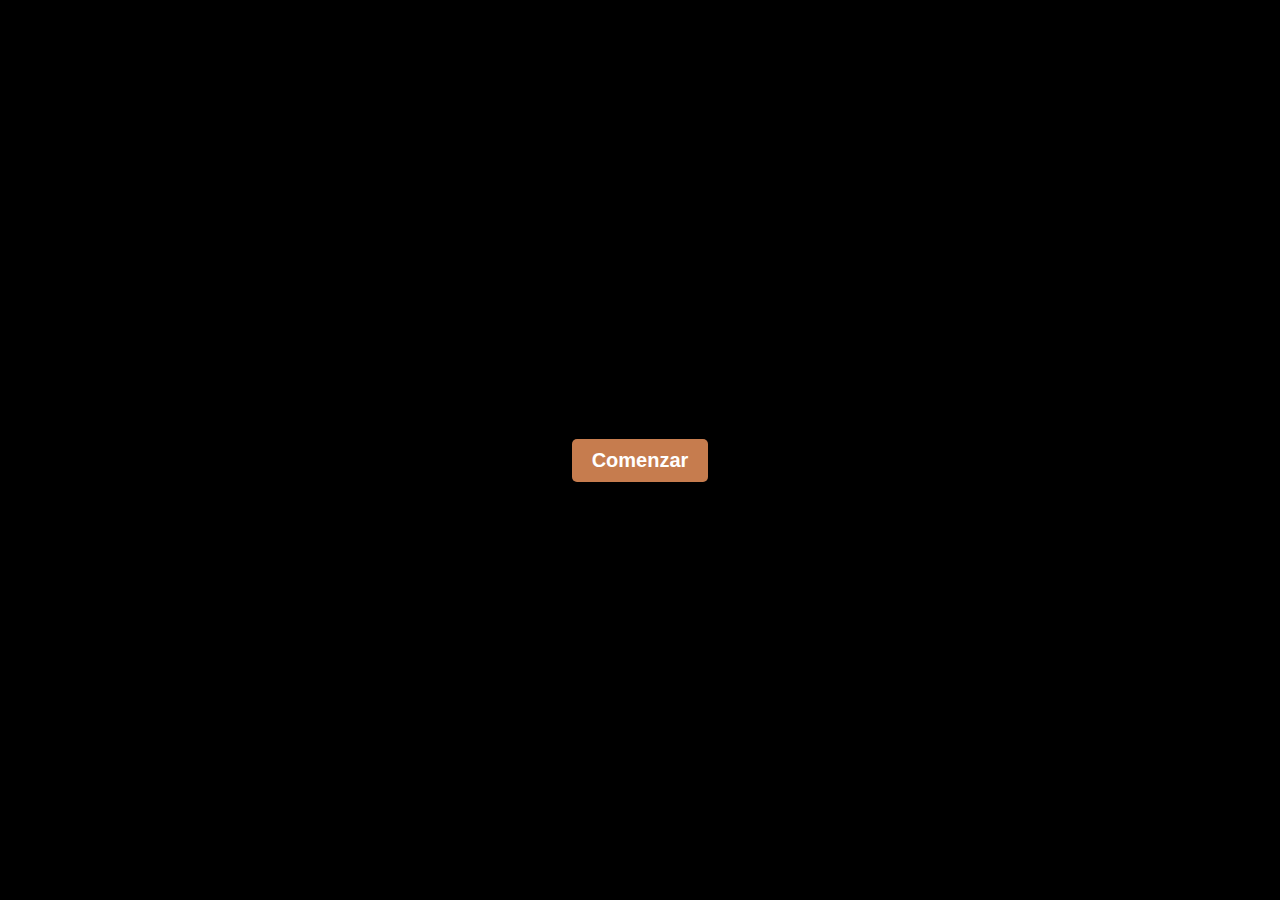
<file: index.html>
<!DOCTYPE html>
<html lang="es">
<head>
    <meta charset="UTF-8">
    <meta name="viewport" content="width=device-width, initial-scale=1.0">
    <title>Página de Inicio</title>
    <link rel="stylesheet" href="src/css/styles.css">
</head>
<body>
    <a href="src/views/onboarding.html">Comenzar</a>
</body>
</html>
</file>
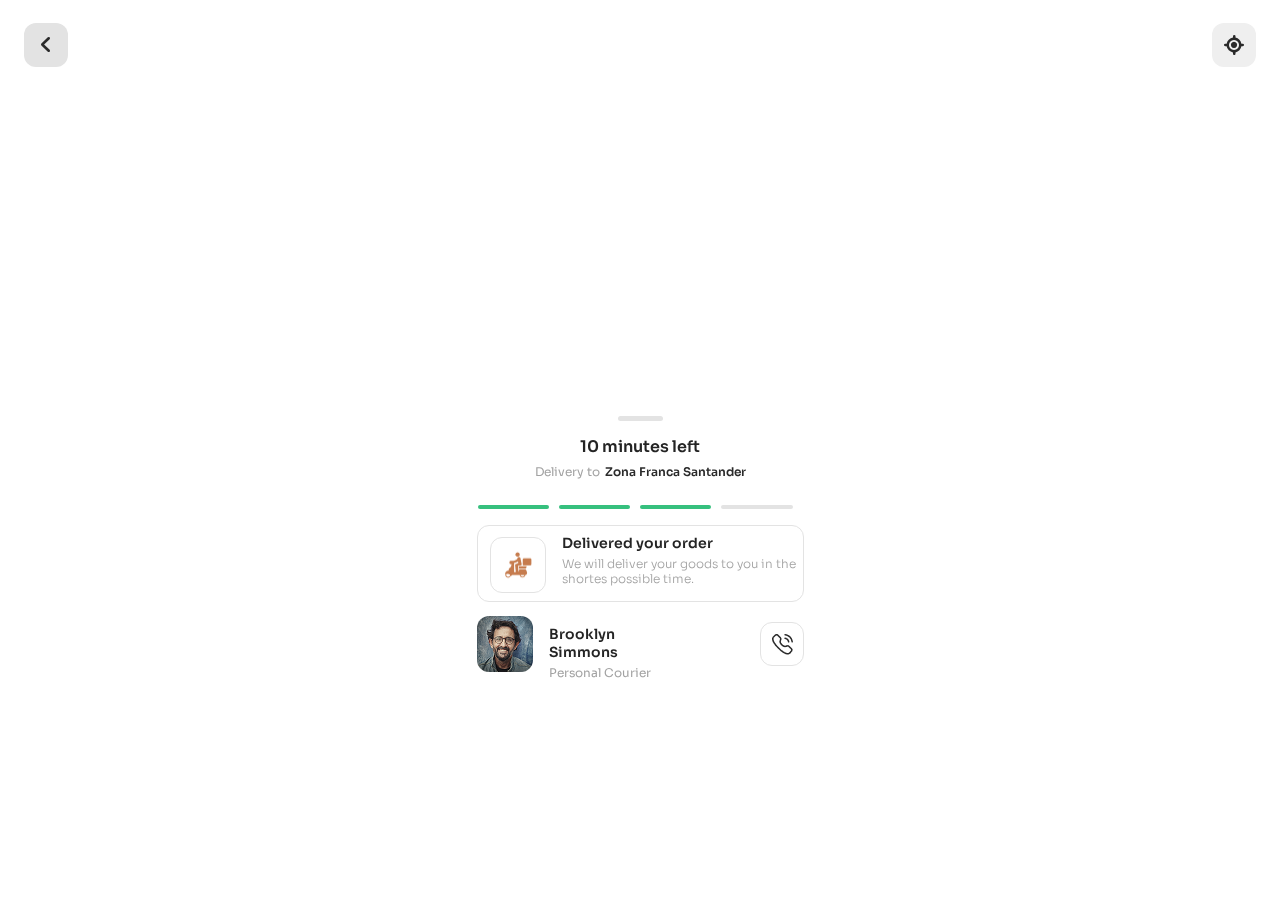
<file: src/views/delivery.html>
<!DOCTYPE html>
<html lang="en">
<head>
    <meta charset="UTF-8">
    <meta name="viewport" content="width=device-width, initial-scale=1.0">
    <title>Delivery|Coffee Shop</title>
    <link rel="stylesheet" href="../css/delivery.css">
    <link rel="stylesheet" href="https://cdnjs.cloudflare.com/ajax/libs/font-awesome/6.7.2/css/all.min.css" integrity="sha512-Evv84Mr4kqVGRNSgIGL/F/aIDqQb7xQ2vcrdIwxfjThSH8CSR7PBEakCr51Ck+w+/U6swU2Im1vVX0SVk9ABhg==" crossorigin="anonymous" referrerpolicy="no-referrer" />
</head>
<body>
    <header>
        <div class="settings">
            <a href="Order.html" class="arrow"><i class="fa-solid fa-angle-left"></i></a>
            <button class="configuration"><i class="fa-solid fa-location-crosshairs"></i></button>
        </div>
    </header>
    <main>
        <iframe src="https://www.google.com/maps/embed?pb=!1m18!1m12!1m3!1d1230.4986305037835!2d-73.1265238330243!3d7.061105734601302!2m3!1f0!2f0!3f0!3m2!1i1024!2i768!4f13.1!3m3!1m2!1s0x8e683f18ef59f9a1%3A0xffbf118f3e8f20c!2sZona%20Franca%20Santander!5e0!3m2!1ses-419!2sco!4v1740592399548!5m2!1ses-419!2sco" width="800" height="600" style="border:0;" allowfullscreen="" loading="lazy" referrerpolicy="no-referrer-when-downgrade"></iframe>   

    </main>
    <footer>
        <button class="line"></button>
        <p class="minutes">10 minutes left</p>
        <div class="usuary">
            <p class="delivery">Delivery to</p>
            <p class="client">Zona Franca Santander</p>
        </div>    
        <div class="lines">
            <p class="green"></p>
            <p class="green"></p>
            <p class="green"></p>
            <p class="grey"></p>
        </div>
        <div class="order">
            <div class="order-box">
                <div class="motorbike">
                    <img src="../stora/img/motorbike.png" alt="">
                </div>
                <div class="delivered">
                    <p class="delivered-order">Delivered your order</p>
                    <p class="information">We will deliver your goods to you in
                        the shortes possible time.</p>
                </div>
            </div>
        </div>
        <div class="domiciliary">
            <div class="domiciliary-box">
                <div class="box">
                <img src="../stora/img/men.png" alt="">
                <div class="box-text">
                    <p class="name">Brooklyn Simmons</p>
                    <p class="work">Personal Courier</p>
                </div>
                </div>
            <button class="phone"><img src="../stora/img/phone.png" alt=""></button>   
            </div>
        </div>
    </footer>
</body>
</file>
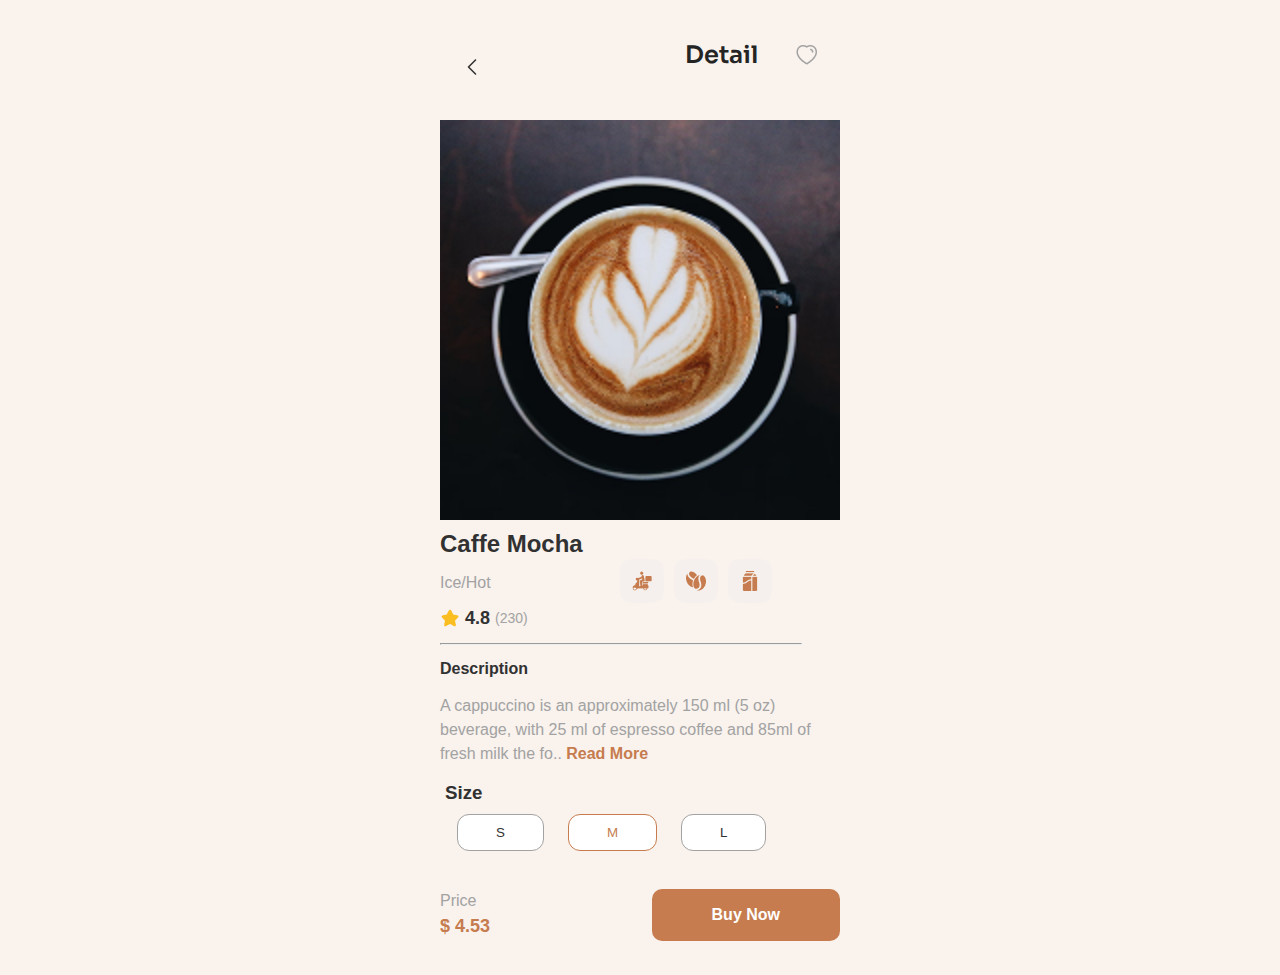
<file: src/views/detail-item.html>
<!DOCTYPE html>
<html lang="en">
<head>
    <meta charset="UTF-8">
    <meta name="viewport" content="width=device-width, initial-scale=1.0">
    <title>coffe shop mobile</title>
    <link rel="stylesheet" href="../css/detail-item.css">
</head>
<body>
    <div class="container">
        <header>
            <a href="home.html" class="btn-edit">
                <img src="../stora/img/Icon (1).png" alt="Back" class="back-icon">
            </a>
            
            <h2>Detail</h2>
            <img src="../stora/img/Heart.png" alt="Favorite" class="heart-icon">
        </header>
        <div class="image_container">
            <img src="../stora/img/2.png" alt="Caffe Mocha">
        </div>
        <div class="content">
                <h1>Caffe Mocha</h1>
                <p class="subtitle">Ice/Hot</p>
                <div class="rating">
                    <img src="../stora/img/Rating.png" alt="Star Rating" class="star-icon">
                    <span class="rating-value">4.8</span>
                    <span class="reviews">(230)</span>
                </div>
                <div class="icons">
                    <img src="../stora/img/Fast Delivery.png" alt="Fast Delivery" class="icon-item1"><br>
                    <img src="../stora/img/Quality Bean.png" alt="Extra Milk" class="icon-item2"><br>
                    <img src="../stora/img/Extra Milk.png" alt="Quality Bean" class="icon-item3">
                </div>
                <hr class="linea">
                <p class="description_title">Description</p>
                <p class="description_text">
                    A cappuccino is an approximately 150 ml (5 oz) beverage, with 25 ml of espresso coffee and 
                    85ml of fresh milk the fo.. <a class="Read_More" href="#">Read More</a>
                </p>
                <div class="size">
                    <h3>Size</h3>
                    <div class="size-options">
                        <button class="size-btn">S</button>
                        <button class="size-btn active">M</button>
                        <button class="size-btn">L</button>
                    </div>
                </div>
                <div class="footer">
                    <div class="price_container">
                        <p class="price_label">Price</p>
                        <p class="price_value">$ 4.53</p>
                    </div>
                    <a href="Order.html" class="buy_btn">Buy Now</a>
                </div>
        </div>
    </div>
</body>
</html>
</file>
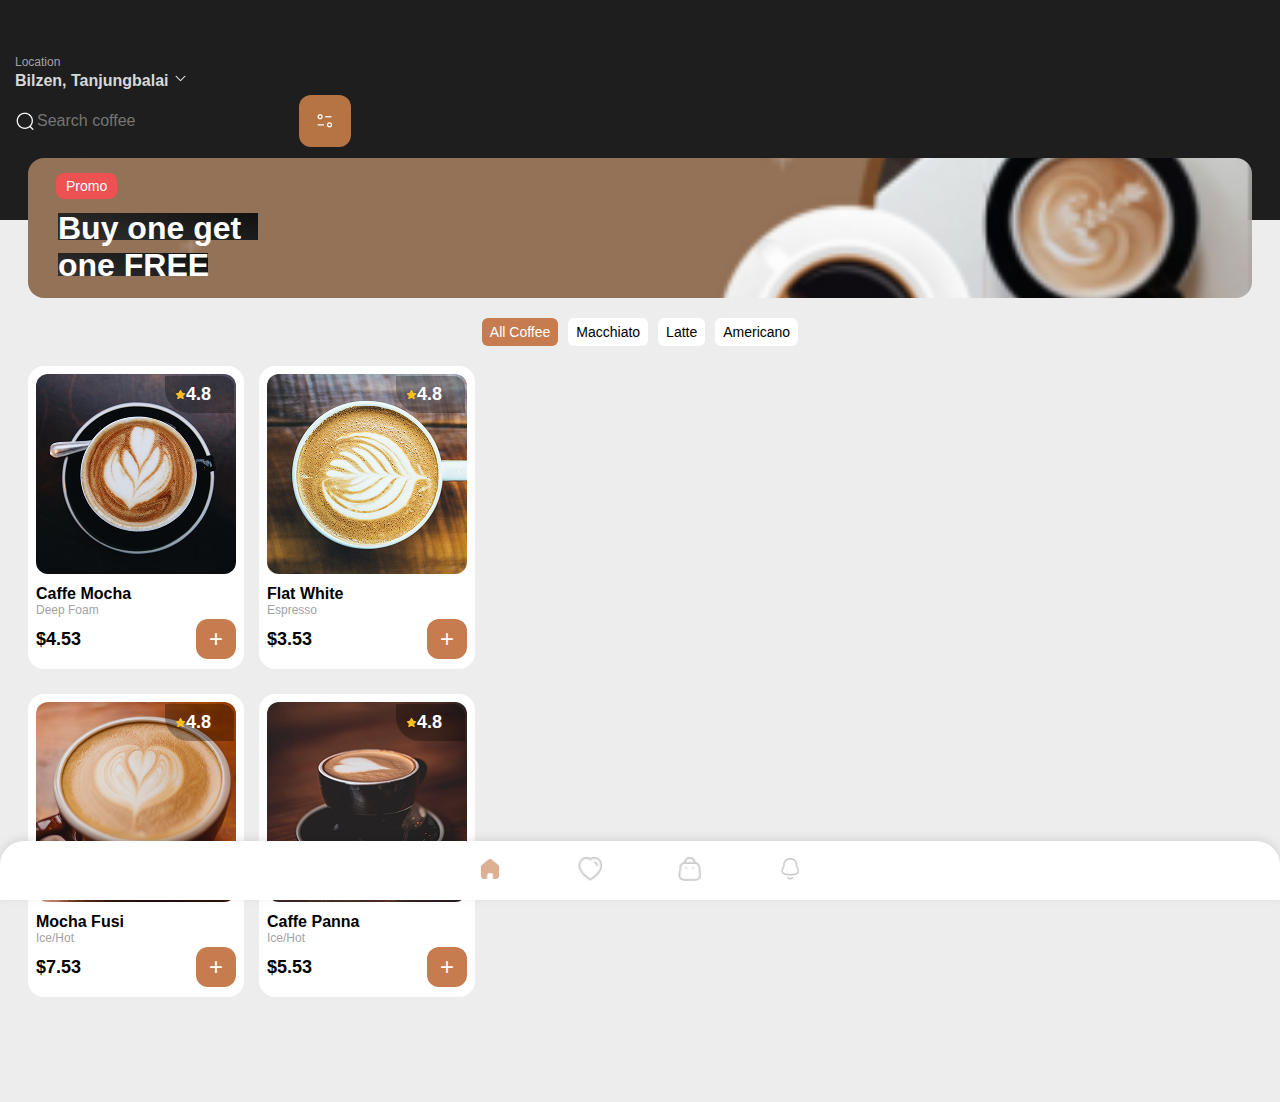
<file: src/views/home.html>
<!DOCTYPE html>
<html lang="en">
<head>
    <meta charset="UTF-8">
    <meta name="viewport" content="width=device-width, initial-scale=1.0">
    <title>Coffee App</title>
    <link rel="stylesheet" href="../css/home.css">
</head>
<body>
        <header class="contenedoor">
            <div class="header">
                <div class="location">
                    <p>Location</p>
                    <h2>Bilzen, Tanjungbalai <img src="../stora/img/Icon (1).png" alt="pestaña" id="pestaña"></h2>
                </div>
                <div class="search-container">
                    <div class="search-box">
                        <img src="../stora/img/Search.png" alt="Search">
                        <input type="text" placeholder="Search coffee">
                    </div>
                    <button class="filter-btn">
                        <img src="../stora/img/Group 10.png" alt="Filter">
                      </button>
                </div>
        </header>    
            <section class="promo">
                <span class="promo-badge">Promo</span> <img class="Line1" src="../stora/img/Line.png" alt="Line1"><img class="Line2" src="../stora/img/Line (1).png" alt="Line2">
                <div class="promo-content">
                    <h3 id="buy_promo">
                        Buy one get <br>
                        one FREE
                        <div class="Lines">
                    </h3>       
                </div>
            </section>

    <nav class="categories">
        <button class="active">All Coffee</button>
        <button>Macchiato</button>
        <button>Latte</button>
        <button>Americano</button>
    </nav>

    <section class="coffee-list">
        <div class="coffee-card">
            <a href="detail-item.html"><img src="../stora/img/2.png" alt="Caffe Mocha"></a>
            <div class="coffee-info">
                <h4>Caffe Mocha</h4>
                <p>Deep Foam</p>
                <div class="price">
                    <span>$4.53</span>
                    <button>+</button>
                    <div class="rating">
                        <span class="star"><img src="../stora/img/Rating.png" alt=""></span>
                        <span class="score">4.8</span>
                    </div>
                </div>
            </div>
        </div>
        <div class="coffee-card">
            <img src="../stora/img/3.png" alt="Flat White">
            <div class="coffee-info">
                <h4>Flat White</h4>
                <p>Espresso</p>
                <div class="price">
                    <span>$3.53</span>
                    <button>+</button>
                    <div class="rating">
                        <span class="star"><img src="../stora/img/Rating.png" alt=""></span>
                        <span class="score">4.8</span>
                    </div>
                </div>
            </div>
        </div>
    </section>
    <section class="coffee-list2">
        <div class="coffee-card">
            <img src="../stora/img/5.png" alt="Caffe Mocha">
            <div class="coffee-info">
                <h4>Mocha Fusi</h4>
                <p>Ice/Hot</p>
                <div class="price">
                    <span>$7.53</span>
                    <button>+</button>
                    <div class="rating">
                        <span class="star"><img src="../stora/img/Rating.png" alt=""></span>
                        <span class="score">4.8</span>
                    </div>
                </div>
            </div>
        </div>
        <div class="coffee-card">
            <img src="../stora/img/4.png" alt="Flat White">
            <div class="coffee-info">
                <h4>Caffe Panna</h4>
                <p>Ice/Hot</p>
                <div class="price">
                    <span>$5.53</span>
                    <button>+</button>
                    <div class="rating">
                        <span class="star"><img src="../stora/img/Rating.png" alt=""></span>
                        <span class="score">4.8</span>
                    </div>
                </div>
            </div>
        </div>
    </section>

    <footer>
        <nav>
            <button><img src="../stora/img/Home.png" alt=""></button>
            <button><img src="../stora/img/Heart.png" alt=""></button>
            <button><img src="../stora/img/Bag.png" alt=""></button>
            <button><img src="../stora/img/Icon.png" alt=""></button>
        </nav>
    </footer>
</body>
</html>
</file>
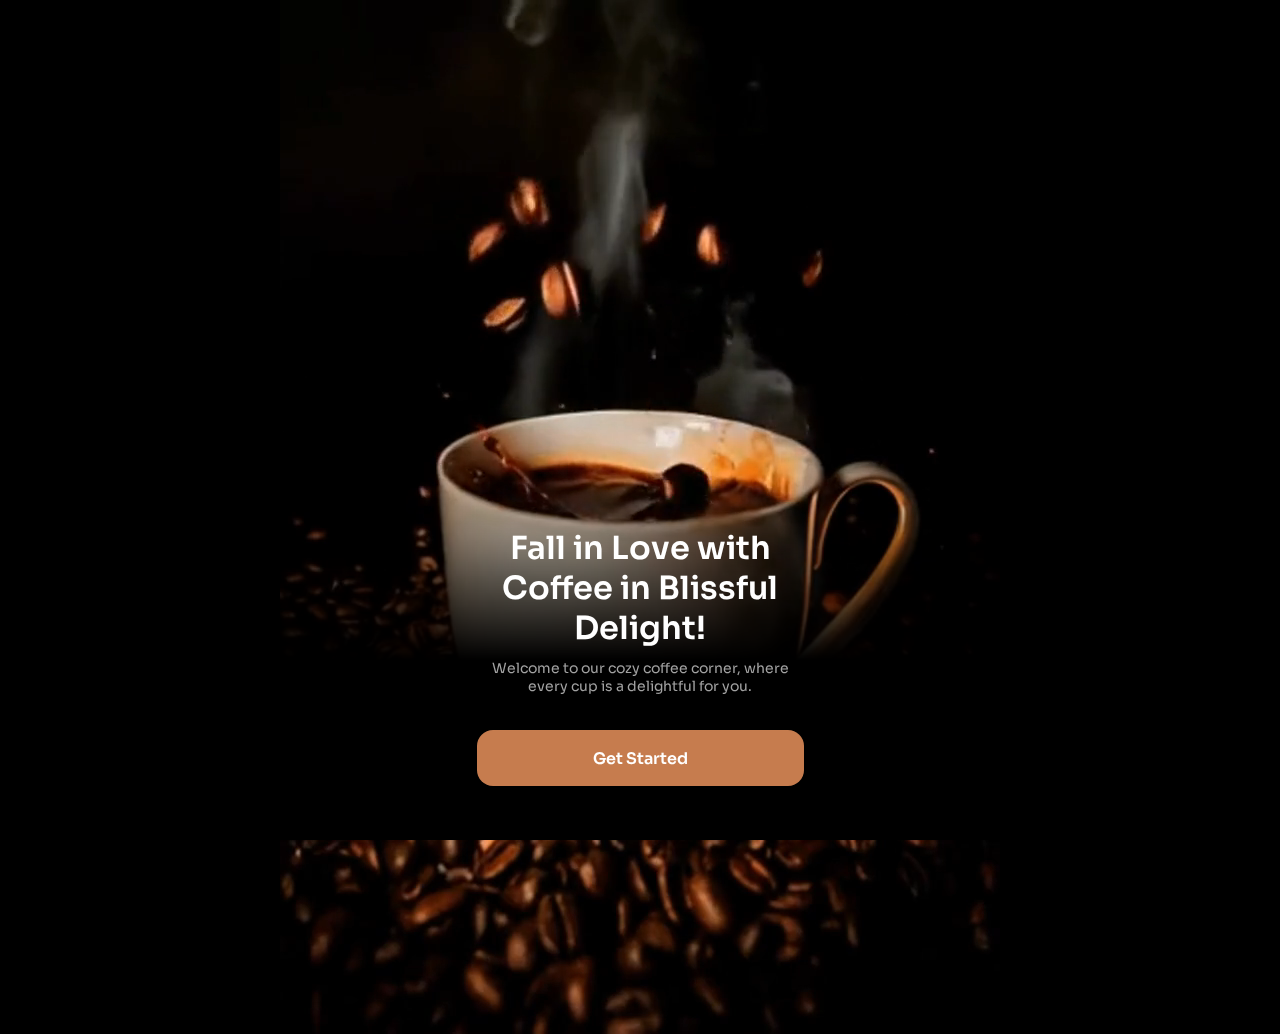
<file: src/views/onboarding.html>
<!DOCTYPE html>
<html lang="en">
<head>
    <meta charset="UTF-8">
    <meta name="viewport" content="width=device-width, initial-scale=1.0">
    <title>Coffee Shop</title>
    <link rel="stylesheet" href="../css/onboarding.css">
</head>
<body>
    <header>
    <video width="100%" height="100%" autoplay loop muted src="../stora/img/cafe recortado.mp4">
    </video>
    </header>
    <main>
        <div class="title-box">
            <div class="title">Fall in Love with Coffee in Blissful Delight!</div>
        </div>
        <div class="subtitle-box">
            <div class="subtitle">Welcome to our cozy coffee corner, where every cup is a delightful for you.</div>
        </div>
    </main>
    <footer>
        <a href="home.html" class="started">Get Started</a>
    </footer>
</body>
</html>
</file>
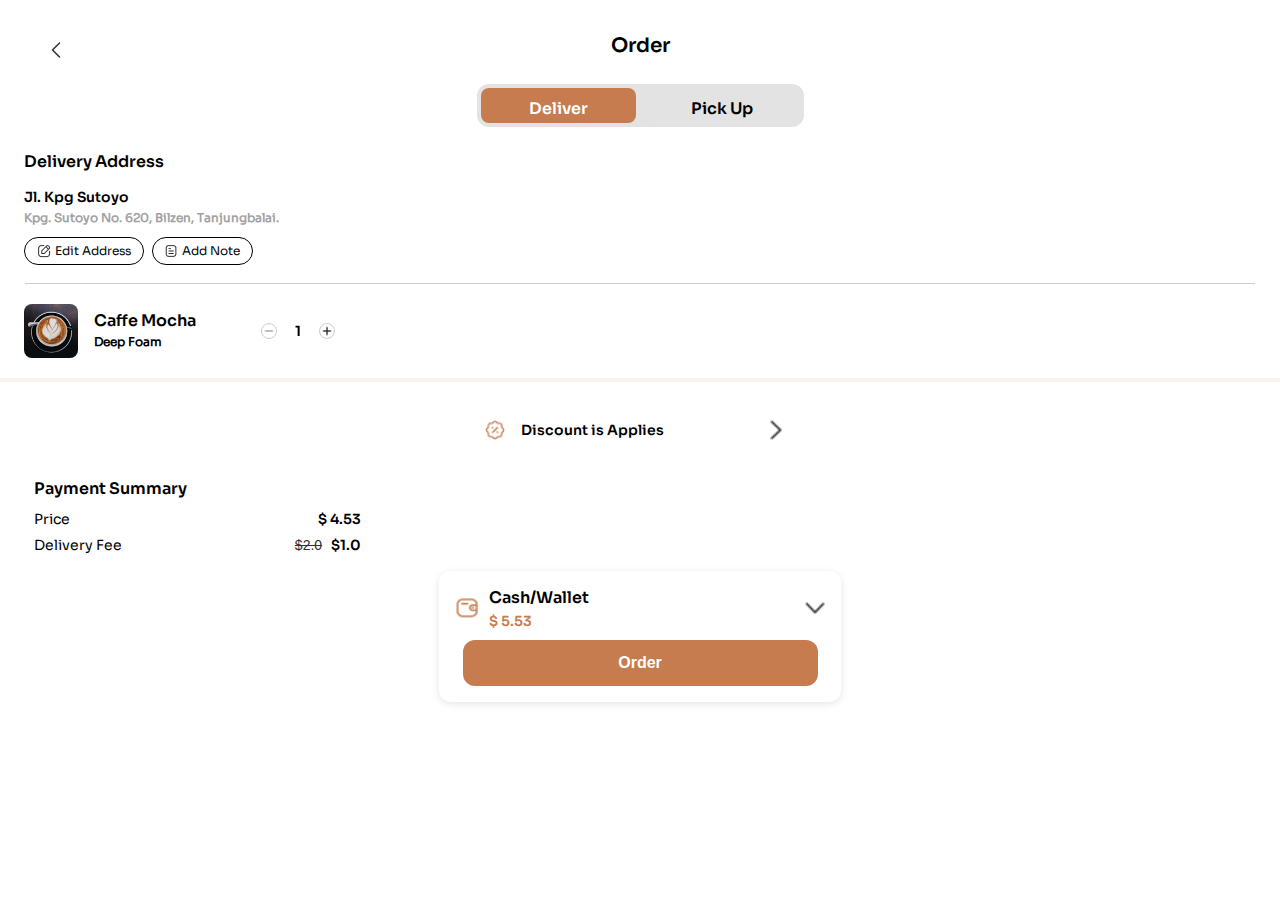
<file: src/views/Order.html>
<!DOCTYPE html>
<html lang="en">
<head>
    <meta charset="UTF-8">
    <meta name="viewport" content="width=device-width, initial-scale=1.0">
    <title>Order</title>
    <link rel="stylesheet" href="../css/Order.css">
</head>
<body>
    <div class="tittle">
        <a href="detail-item.html" class="atras">
            <img src="../stora/img/Icon (1).png" >
        </a>
        <h1>Order</h1>
    </div>
    <div class="delivery-container">
        <a href="Order.html" class="delivery-option selected">Deliver</a>
        <a href="https://www.example.com" class="delivery-option">Pick Up</a>
    </div>
    
    <div class="info">
        <h1>Delivery Address</h1>
        <h2>Jl. Kpg Sutoyo</h2>
        <h3>Kpg. Sutoyo No. 620, Bilzen, Tanjungbalai.</h3>
        <div class="edit">
            <a href="https://www.example.com" class="btn-edit">
                <img src="../stora/img/Edit.png">
                Edit Address
            </a>
            <a href="https://www.example.com" class="btn-edit2">
                <img src="../stora/img/Note.png" >
                Add Note
            </a>
        </div>
    </div>
    <div style="width: calc(100% - 50px); height: 1px; background-color: #ccc; margin: 20px auto;"></div>
    <div class="order">
        <img src="../stora/img/2.png">
        <div class="text-order">
            <h1>Caffe Mocha</h1>
            <h3>Deep Foam</h3>
        </div>
        <div class="button-selection">
            <button class="counter-button">
                <img src="../stora/img/minuscircle.png">
            </button>
            <span class="counter-value">1</span>
            <button class="counter-button">
                <img src="../stora/img/pluscircle.png">
            </button>
        </div>
    </div>
    <div style=" width:100%; height: 4px; background-color: #F9F2ED; margin: 20px auto;"></div>
    <a href="https://www.example.com"  class="descuento">
        <img src="../stora/img/Discount.png">
        <p class="text"> Discount is Applies</p>
        <img src="../stora/img/Arrow - Right 2.png" class="img2">
    </a>
    <div class="payment-summary">
        <h1>Payment Summary</h1>
    
        <div class="row-payment">
            <span class="label">Price</span>
            <span class="price">$ 4.53</span>
        </div>
    
        <div class="row-payment">
            <span class="label">Delivery Fee</span>
            <span>
                <span class="discount">$2.0</span>
                <span class="price">$1.0</span>
            </span>
        </div>
    </div>    
    <div class="cash-container">
        <div class="cash-header">
            <img src="../stora/img/Wallet.png" class="wallet-icon">
            <div class="cash-info">
                <h1>Cash/Wallet</h1>
                <p class="amount">$ 5.53</p>
            </div>
            <img src="../stora/img/Stroke 1.png" class="dropdown-icon">
        </div>
        <a href="delivery.html" class="order-button">Order</a>
    </div>
    
</body>
</html>
</file>
<file: src/css/styles.css>
@import url(variables.css);

body {
    display: flex;
    flex-direction: column;
    justify-content: center;
    align-items: center;
    height: 100vh;
    margin: 0;
    background: black;
    font-family: Arial, sans-serif;
    color: white;
}
a {
    margin-top: 20px;
    font-size: 20px;
    text-decoration: none;
    color: white;
    font-weight: bold;
    padding: 10px 20px;
    border-radius: 5px;

    background-color: var(--color-1);
    transition: background-color 0.3s, transform 0.2s;
}
a:hover {
    background-color: var(--color-15);
    transform: scale(1.05);
}
</file>
<file: src/css/delivery.css>
@import url("../css/variables.css");    
*{
    padding: 0;
    margin: 0;
    box-sizing: border-box;;
}
body{
    background-color: var(--color-6);
}

.settings{
    width: 100%;
    height: 44px;
    margin: 23px 24px 0 auto;
    display: flex;
    position: absolute;;
    /* background-color: var(--color-1); */
    align-items: center;

}
.arrow{ 
    text-decoration: none; 
    display: flex; /* Habilita flexbox */
    justify-content: center; /* Centra horizontalmente */
    align-items: center; /* Centra verticalmente */
    background-color: var(--color-4);
    width: 44px;
    height: 44px;
    border-radius: 12px;
    margin-left: 24px;
    border: none;
    font-size: 20px;
    color: var(--COLOR-16);
}
.configuration{
    margin-left: auto;
    width: 44px;
    height: 44px;
    border-radius: 12px;
    margin-right: 24px;
    align-items: left;
    border-color: transparent;
    font-size: 20px;
    color: var(--COLOR-16);
}
main{
    display: flex;
}
footer{
    width: 100%;
    height: 322px;
    border-radius: 30px;
    margin-top: -200px;
    display: flex;
    position: relative;
    background-color: var(--color-6);
}
.line{
    width: 45px;
    height: 5px;
    margin: 16px auto 0 auto;
    background-color: var(--color-4);
    border-radius: 16px;
    border-color: transparent;
}
.minutes{
    position: absolute;
    width: 100%;
    margin: 36px auto 0 auto;
    font-family: "Sora-SemiBold";
    font-size: 16px;
    color: var(--color-7);
    align-items: center;
    text-align: center;
    /* background-color: aqua; */
}
.usuary{
    width: 100%;
    height: 18px;
    display: flex;
    position: absolute;
    margin: 62px auto 0 auto;
    justify-content: center;
    align-items: center;
}
.delivery{
    font-family: "Sora-Regular";
    font-size: 12px;
    color: var(--color-8);
    align-items: left;
    margin-right: 5px;
}
.client{
    font-family: "Sora-SemiBold";
    font-size: 12px;
    color: var(--COLOR-16);
    align-items: right;
}
.lines{
    position: absolute;    
    width: 100%;
    height: 4px;
    margin-top: 105px ;
    margin: 105px auto;
    display: flex;
    justify-content: center;
    align-items: center;
    /* background-color: var(--color-7); */
}
.green{
    position: relative;
    width: 71.25px;
    height: 4px; 
    margin: 0px 10px 0 0px;    
    background-color: var(--COLOR-20);
    border-radius: 20px;
}
.grey{
    position: relative;
    width: 71.25px;
    height: 4px; 
    margin: 0px 10px 0 0px;    
    background-color: var(--color-4);
    border-radius: 20px;
}
.order{
    position: absolute;
    width: 100%;    
    height: 77px;
    margin-top: 125px;
    /* background-color: blue; */
    display: flex;
    justify-content: center;
    align-items: center;
}
.order-box{
    width: 327px;
    height: 100%;
    /* background-color: red; */
    border-radius: 12px;
    border: 1px solid;
    border-color: var(--color-4);
}
.motorbike{
    position: absolute;
    width:56px;
    height: 56px;
    background-color: var(--color-6);
    margin: 10.5px auto auto 12px;
    border-radius: 12px;
    border: 1px solid;
    border-color: var(--color-4);
    display: flex;
    justify-content: center;
    align-items: center;
}
.motorbike img{
    width: 44px;
    height: 44px;
    background-color: var(--color-6);
}
.delivered{
    width: 243px;
    height: 61px;
    /* background-color: brown; */
    position: absolute;
    margin: 8px 0px 8px 84px;
}
.delivered-order{
    font-family: "Sora-SemiBold";
    font-size: 14px;
    color: var(--color-7);
    align-items: left;
    /* background-color: blue; */
}
.information{
    font-family: "Sora-Light";
    font-size: 12px;
    color: var(--color-8);
    align-items: left;
    /* background-color: greenyellow; */
    margin-top: 4px;
}
.domiciliary{
    position: absolute;
    width: 100%;
    /* background-color: blueviolet; */
    height: 56px;
    margin-top: 216px;
    display: flex;
    justify-content: center;
    align-items: center;
}
.domiciliary-box{
    width: 327px;
    height: 100%;
    /* background-color: darkmagenta; */
    display: flex;
    justify-content: center;
    align-items: center;
}
.box{
    width: 207px;
    height: 56px;
    /* background-color: darkorange;  */
    display: flex;
    justify-content: center;
    align-items: center;
}   
.box img{
    border-radius: 12px;
}
.box-text{
    width: 135px;
    height: 39px;
    margin-left: auto;
    /* background-color: darkred; */
}
.name{
    font-family: "Sora-SemiBold";
    font-size: 14px;
    color: var(--color-7);
}
.work{
    font-family: "Sora-Regular";
    font-size: 12px;
    color: var(--color-8);
    margin-top: 4px;
}
.phone{
    width: 44px;
    height: 44px;
    border-radius: 12px;
    margin-left: auto;
    display: flex;
    justify-content: center;
    align-items: center;
    border: 1px solid var(--color-4);
    background-color: white;
    color: var(--COLOR-16);
}

.phone:hover {
    background-color: var(--color-8);
    color: white;
}

.phone:active {
    background-color: var(--color-3);
    color: white;
}
</file>
<file: src/css/detail-item.css>
@import url(variables.css);

body {
font-family: Arial, sans-serif;
margin: 0;
padding: 0;
background-color: #F9F2ED; 
}

.container {
width: 90%;
max-width: 400px;
margin: 0px auto;
background: #F9F2ED; 
padding: 20px 0px;
}

header {
display: flex;
align-items: center;
justify-content: space-around;
position: relative;
font-family: "Sora-SemiBold";
padding-bottom: 30px; 
color: var(--color-7);
}

.icon {
width: 24px;
height: 24px;
cursor: pointer;
}

.back-icon {
    position: absolute;
    left: 20px
}

.heart-icon {
    position: absolute;
    right: 23px;
}

.image_container img {
display: block;
width: 100%;
margin: auto;
}
.content h1 {
font-size: 24px;
margin: 10px 0;
color: #313131; 
}

.subtitle {
color: #A2A2A2; 
font-size: 16px;
}

.rating {
display: flex;
align-items: center;
gap: 5px;
}

.star-icon {
width: 20px;
height: 20px;
}

.rating-value {
font-size: 18px;
font-weight: bold;
color: #313131; 
}

.reviews {
color: #A2A2A2; 
font-size: 14px;
}

.icons {
    display: flex;
    margin: -70px 0px 70px 0px;
    padding-left: 20px;
}

.icon-item1{
margin-left: 160px;
margin: 0px 5px 0px 160px;
}

.icon-item2{
    margin-left: 5px;
    margin: 0px 5px 0px 5px;
}
.icon-item3{
    margin-left: 5px;
    margin: 0px 5px 0px 5px;
}

.linea{
    display: flex;
    margin: 0; /* Quita márgenes si no lo necesitas */
    padding: 0;    
    display: flex;
    margin-top: -30px;
    margin: 10;
}

.description_title {
font-size: 16px;
font-weight: bold;
color: #313131; 
margin-top: 15px;
}

.description_text {
    font-size: 16px;
    color: #A2A2A2; 
    line-height: 1.5;
}
.Read_More{
    text-decoration: none;
    color: var(--color-1);
    font-weight: bold;
}

.size h3 {
margin: 15px 0 10px;
color: #313131; 
}

.size-options {
display: flex;

}

.size{
    margin: 0px 5px 0px 5px;
}
.size-btn {
padding: 10px 38px;
border: 1px solid #A2A2A2; 
background: #FFFFFF;
cursor: pointer;
border-radius: 12px;
color: #313131; 
align-items: center;
margin-left: 12px;
margin-right: 12px;
}

.size-btn.active {
background: #FFFFFF; 
color: #C67C4E;
border-color: #C67C4E; 
border-radius: 12px;
align-items: center;
}

.footer {
display: flex;
justify-content: space-between;
align-items: center;
 margin-top: 25px; 
}

hr {
    width: 90%;
}

.price_label {
font-size: 16px;
color: #A2A2A2; 
}

.price_value {
    margin-top: -10px;
    font-size: 18px;
    font-weight: bold;
    color: #C67C4E; 
}

.buy_btn {
    text-decoration: none;
background-color: #C67C4E; 
color: #FFFFFF; 
padding: 17px 60px;
border: none;
border-radius: 10px;
cursor: pointer;
font-weight: bold;
}
</file>
<file: src/css/home.css>
*{
    font-family: 'Sora-SemiBold', sans-serif;
}
body {
    background: #EDEDED;
}

/* Header */
header {
    display: flex;
    flex-direction: column;
    gap: 10px;
    margin-bottom: 20px;
}
.contenedoor{
   /* background-image: url('../stora/img/Container.png');*/
   background-color: #1e1e1e;
    width: 100%;
    height: 220px;
    background-size: cover;
    background-size: contain;
    position: absolute;
    margin: 0;
    padding: 0;
    top: 0;
    left: 0;
    
    
}
.location p {
    font-size: 12px;
    color: #A2A2A2;
    margin-left: 15px;
    margin-top: 55px;
    margin-bottom: 2px;
}

.location h2 {
    font-size: 16px;
    margin: 0;
    color : #D8D8D8;
    margin-left: 15px;
}


.search-bar {
    display: flex;
    gap: 10px;
}

.search-bar input {
    flex: 1;
    padding: 10px;
    border: 1px solid #ddd;
    border-radius: 10px;
}

.search-bar button {
    background: #ff8c00;
    border: none;
    padding: 10px 10 10px;
    border-radius: 10px;
    cursor: pointer;
}
.promo {
    background-image: url('../stora/img/Banner\ 1.png');
    background-size: cover;
    background-position: center;
    background-repeat: no-repeat;
    padding: 20px;
    color: #FFFFFF;
    border-radius: 16px;
    position: relative;
    margin-bottom: 20px;
    margin-left: 20px;
    margin-right: 20px;
    height : 100px;
    top: 150px;
}

.Lines{
    position: relative;
}
.Line1{
    position: absolute;
    left: 30px;
    width: 200x;
    top: 55px;
}

.Line2{
    position: absolute;
    left:30px;
    width: 150px;
    top:95px;

}


#buy_promo {
    position: relative;
    top: 0px;
    left: 10px;
    font-size: 32px;
    color: white;
    font-family: 'Sora-SemiBold', sans-serif;
}

.promo-badge {
    background: #ED5151;
    padding: 5px 10px;
    font-size: 14px;
    border-radius: 8px;
    position: absolute;
    top: 15px;
    left: 28px;
    font-family: 'Sora-SemiBold', sans-serif;
}

.promo-content h3 {
    font-size: 18px;
    font-weight: bold;
    left: 30px;
    font-family: 'Sora-SemiBold', sans-serif;
}

.categories {
    display: flex;
    gap: 10px;
    margin-bottom: 20px;
    margin-right: 20px ;
    margin-left: 20px;
    font-size: 14px;
    justify-content: center;
}

.categories button {
    background: #FFFFFF;
    border: none;
    padding-right: 8px;
    padding-left: 8px;
    padding-top: 6px;
    padding-bottom: 6px;
    border-radius: 6px;
    cursor: pointer;
    font-size: 14px;
    font-family: 'Sora-SemiBold', sans-serif;
    position: relative;
    margin-top: 150px;
}

.categories .active {
    background: #C67C4E;
    color: white;
}

.coffee-list {
    display: flex;
    gap: 15px;
    margin-right: 20px;
    margin-left: 20px;

}
.coffee-list2 {
    display: flex;
    gap: 15px;
    margin-right: 20px;
    margin-left: 20px;
    margin-bottom: 80px;
}

.coffee-card {
    background: #FFFFFF;
    border-radius: 16px;
    width: 200px;
    position: relative;
    overflow: hidden;
    margin-bottom: 25px;
    top: 0px;
    padding: 8px;
}
.rating {
    position: absolute;
    top: 10px;  
    right: 10px;
    background: rgba(0, 0, 0, 0.3); 
    padding: 8px 23px 8px 10px;
    border-radius: 0px 12px 0px 24px;
    font-size: 8px;
    font-weight: bold;
    display: flex;
    align-items: center;
    color: #FFFFFF;
}
.star {
    margin-right: 3px;
    width: 11px;
}

.score span {
    color: #FFFFFF;
    font-size: 12px !important;
}


.coffee-card img {
    width: 100%;
    border-radius: 12px;
    position: relative;
    overflow: hidden;
}

.coffee-info h4 {
    font-size: 16px;
    font-family: 'Sora-SemiBold', sans-serif;
    margin: 5px 0 2px 0;
    margin-bottom: 0px;
}

.coffee-info p {
    font-size: 12px;
    color: #A2A2A2;
    margin-bottom: 0px;
    margin-top: 0px; 
    
}
.coffee-info  {
    padding: 2px 0;
    
}

.price {
    display: flex;
    justify-content: space-between;
    align-items: center;
    margin-top: 5px;
    padding: 0;
    margin-top: 2px;
}

.price span {
    font-weight: bold;
    font-size: 18px;
    margin: 0;
    
}

.price button {
    background: #C67C4E;
    border: none;
    border-radius:10px;
    cursor: pointer;
    color: white;
    width: 40px;
    height: 40px;
    font-size: 24px;
    border-radius: 12px;
    align-items: center;
    justify-content: center;
}

footer {
    position: fixed;
    bottom: 0;
    left: 0;
    width: 100%;
    background-color: white;
    padding: 15px 0;
    box-shadow: 0px -2px 10px rgba(0, 0, 0, 0.1);
    display: flex;
    justify-content: center;
    align-items: center;
    border-radius: 24px 24px 0px 0px;
}

footer nav {
    display: flex;
    justify-content: space-around;
    width: 100%;
    max-width: 400px;
}

footer button {
    background: none;
    border: none;
    cursor: pointer;
}

footer button img {
    width: 24px;
    height: 24px;
    opacity: 0.6;
    transition: opacity 0.3s ease;
}

footer button img:hover {
    opacity: 1;
}


#pestaña {
    transform: rotate(-90deg);
    color: white;
    filter: grayscale(1) brightness(0) invert(1);
    top: 2px;
    width: 15px;
}
.search-container {
    display: flex;
    align-items: center;
    gap: 10px; 
}

.search-box {
    display: flex;
    align-items: center;
    background-color: #1e1e1e; 
    border-radius: 15px; 
    padding: 10px 15px;
    width: 259px;
    height: 42px; 
}

.search-box input {
    background: none;
    border: none;
    color: #ccc;
    font-size: 16px;
    width: 100%;
    outline: none;
}

.filter-btn {
    background-color: #b67445;
    border: none;
    border-radius: 12px;
    width: 52px;
    height: 52px;
    display: flex;
    align-items: center;
    justify-content: center;
    cursor: pointer;
}
</file>
<file: src/css/onboarding.css>
@import url("../css/variables.css");
*{
    padding: 0;
    margin: 0;
    box-sizing: border-box;;
}
body{
    background-color: black;
    display: flex;
    justify-content: center;
    align-items: center;
}
header{
    display: flex;
    justify-content: center;
    align-items: center;
}
main{
    position: absolute;
    width: 100%;
    height: 360px;
    display: flex;
    justify-content: center;
    background: linear-gradient(to top,black 50%,transparent );
    top: 480px
}
.title-box{
    position: absolute;
    width: 327px;
    height: 144px;
    margin-top: 24px;
    display: flex;
    justify-content: center;
    align-items: end;
    /* background-color: aqua; */
}
.title{
    font-family: "Sora-SemiBold";
    font-size: 32px;
    color: var(--color-6);
    text-align: center;
}
.subtitle-box{
    position: absolute;
    width: 327px;
    height: 42px;
    top: 176px;
    display: flex;
    justify-content: center;
    align-items: center;
    /* background-color: brown; */
}
.subtitle{
    font-family: "Sora-Regular";
    font-size: 14px;
    color: var(--color-8);
    text-align: center;
}
footer{
    position: absolute;
    width: 100%;
    height: 360px;
    display: flex;
    justify-content: center;
    /* background-color: blueviolet; */
    top: 480px
}
.started{
    font-family: "Sora-SemiBold";
    font-size: 16px;
    color: var(--color-6);
    text-align: center;
    margin: 250px auto; 
    width: 327px;
    height: 56px;
    background-color: var(--color-1);
    display: flex;
    justify-content: center;
    align-items: center;
    border-radius: 16px;
    border-color: transparent;
    text-decoration: none;
}
</file>
<file: src/css/Order.css>
@import url(variables.css);
body {
    background-color: var(--color-22);
    margin: 0; /* Elimina márgenes del body */
}
/* Contenedor del título */
.tittle {
    font-family: "Sora-SemiBold" ;
    position: relative;
    width: 100%;
    height: 60px;
    display: flex;
    align-items: center;
    justify-content: center; /* Centra el contenido */
}

/* Título centrado */
.tittle h1 {
    top: 20px;
    font-size: 20px;
    font-family: "Sora-SemiBold" ;
    /*margin: 0;*/
    text-align: center;
    white-space: nowrap;
    position: absolute;
    left: 50%;
    transform: translateX(-50%); /* Centra el texto */
}

/* Botón atrás */
.atras {
    margin-left: 24px;
    margin-top: 20px;
    position: absolute;
    left: 10px; /* Se mantiene fijo en la izquierda */
    top: 50%;
    transform: translateY(-50%); /* Lo centra verticalmente */
    width: 44px;
    height: 44px;
    display: flex;
    align-items: center;
    justify-content: center;
    font-size: 20px;
    cursor: pointer;
    border-radius: 12px;
    border: none;
}


/* Cambio de color cuando el cursor pasa encima */
.atras:hover {
    background-color: var(--color-8);
}

/* Cambio de color cuando se hace clic */
.atras:active {
    background-color: black;
}

/* Contenedor de los botones */
.delivery-container {
    background-color: var(--color-4);
    width: 327px;
    height: 43px;
    margin-top: 24px;
    margin-left: auto;
    margin-right: auto;
    display: flex;
    border-radius: 12px;
    overflow: hidden;
}

.delivery-option {
    font-family: "Sora-SemiBold" ;
    border-radius: 8px;
    margin: 4px;
    flex: 1;
    text-align: center;
    padding: 10px;
    font-weight: bold;
    text-decoration: none;
    color: black;
    background-color: var(--color-4);
}

.delivery-option.selected {
    background-color: var(--color-1);
    color: white;
}

/* Alternar el color cuando se hace clic */
.delivery-container:has(.delivery-option:nth-child(2):hover) .delivery-option {
    background-color: var(--color-4);
    color: black;
}

.delivery-container:has(.delivery-option:nth-child(2):hover) .delivery-option:nth-child(2) {
    background-color: var(--color-1);
    color: white;
}
.info{
    position: relative; /* Permite usar left */
    left: 24px;
    margin: 0;
    margin-top: 24px;
    flex-direction: column;
}
.info h1{
    font-family: "Sora-SemiBold" ;
    font-size: 16px;
}
.info h2{
    font-family: "Sora-SemiBold" ;
    margin-top: 16px;
    font-size: 14px;
    display: block;
}
.info h3{
    color: var(--color-8);
    font-family: "Sora-Regular";
    margin-top: -8px;
    font-size: 12px;
    display: block;
}
.edit{
    font-family: "Sora-Regular";
    display: flex;
    width: 229px;
    height: 26px;
    gap: 8px;
}
.btn-edit {
    background-color: var(--color-6);
    border: 1px solid black;
    display: flex;
    align-items: center; /* Centra icono y texto verticalmente */
    justify-content: center; /* Centra todo el contenido horizontalmente */
    gap: 4px; /* Espacio entre icono y texto */

    width: 120px;
    height: 26px;
    
    font-size: 12px;
    text-align: center;
    
    color: black;
    text-decoration: none;
    border-radius: 16px;
    
    cursor: pointer;
}

.btn-edit img {
    width: 14px;
    height: 14px;
    display: inline-block; /* Cambio importante */
}

.btn-edit2 {
    background-color: var(--color-6);
    border: 1px solid black;
    display: flex;
    align-items: center; /* Centra icono y texto verticalmente */
    justify-content: center; /* Centra todo el contenido horizontalmente */
    gap: 4px; /* Espacio entre icono y texto */

    width: 101px;
    height: 26px;
    
    font-size: 12px;
    text-align: center;
    
    color: black;
    text-decoration: none;
    border-radius: 16px;
    
    cursor: pointer;
}

.btn-edit2 img {
    width: 14px;
    height: 14px;
    display: inline-block; /* Cambio importante */
}

.order{
    position: relative; /* Permite usar left */
    left: 24px;
    margin-top: 16px;
    display: flex;
    width: 327px;
    height: 54px;
}
.order img{
    width: 54px;
    height: 54px;
    border-radius: 8px;
}
.text-order{
    margin-left: 16px;
    margin-top: 6px;
}
.order h1{
    font-family: "Sora-SemiBold";
    margin: 0;
    width: 103px;
    height: 24px;
    font-size: 16px;
}
.order h3{
    font-family: "Sora-Regular";
    margin: 0;
    width: 69px;
    height: 14px;
    font-size: 12px;
}
.button-selection{
    margin-left: 64px;
    display: flex;
    align-items: center;
    justify-content: center;
    gap: 18px;
}

.counter-button {
    background-color: var(--color-6);
    display: flex;
    align-items: center;
    justify-content: center;
    width: 16px;
    height: 16px;
    align-items: center;
    font-size: 12px;
    border: 1px solid #ccc;
    cursor: pointer;
    padding: 0;
    border-radius: 100px;
    box-sizing: border-box;
    overflow: hidden;
}
.counter-button img{
    width: 100%;  /* Ajusta el tamaño de la imagen */
    height: 100%;
    object-fit: contain; /* Asegura que la imagen no se deforme */
}
.counter-value {
    font-family: "Sora-SemiBold";
    font-size: 14px;
    text-align: center;
}
.descuento {
    text-decoration: none;
    display: flex;
    align-items: center; /* Centra verticalmente */
    border-radius: 16px;
    width: 327px;
    height: 56px;
    background-color: var(--color-6);
    margin: 0 auto; /* Centra horizontalmente */
    padding-left: 16px; /* Espacio desde la izquierda */
}

.descuento img {
    width: 20px;
    height: 20px;
    margin-right: 16px; /* Espacio entre la imagen y el texto */
}
.descuento .text {
    display: inline-block;
    text-decoration: none !important;
}

.descuento .text {
    display: inline-block;
    text-decoration: none !important;
    color: black;
    font-family: "Sora-SemiBold";
    width: 149px !important;
    height: 21px !important;
    margin-top: 17.5px !important;
    font-size: 14px !important;
}
.img2{
    width: 20px !important;
    height:20px !important;
    margin-left: 96.46px;
    display: block; /* Asegura que respete el tamaño */
    object-fit: contain; /* Ajusta la imagen sin deformarla */
}
.payment-summary {
    margin-left: 24px;
    height: 93px;
    width: 327px; /* Ajusta el tamaño */
    font-family: Arial, sans-serif;
    font-size: 14px;
    color: black;
    padding: 10px;
    border-radius: 8px;
}

h1 {
    font-family: "Sora-SemiBold";
    font-size: 16px;
}

.row-payment {
    display: flex;
    justify-content: space-between; /* Separa la etiqueta a la izquierda y el precio a la derecha */
    margin-bottom: 8px;
}

.label {
    font-size: 14px;
    font-family: "Sora-Regular";
}

.price {
    font-size: 14px;
    font-family: "Sora-SemiBold";
    color: black;
}

.discount {
    color: var(--color-3);
    text-decoration: line-through; /* Tacha el precio antiguo */
    margin-right: 5px;
}
/* Contenedor principal */
.cash-container {
    margin: auto;
    width: 370px; /* Ajusta el ancho máximo */
    background-color: var(--color-6);
    border-radius: 12px;
    box-shadow: 0 2px 8px rgba(0, 0, 0, 0.1);
    padding: 16px;
    font-family: Arial, sans-serif;
}

/* Cabecera */
.cash-header {
    display: flex;
    align-items: center;
    justify-content: space-between;
}

/* Ícono de billetera */
.wallet-icon {
    width: 24px;
    height: 24px;
    margin-right: 10px;
}

/* Información de pago */
.cash-info {
    flex-grow: 1;
    display: flex;
    flex-direction: column;
}

/* Texto "Cash/Wallet" */
.cash-info h1 {
    font-size: 16px;
    margin: 0;
    font-weight: bold;
    color: black;
}

/* Monto */
.amount {
    font-family: "Sora-SemiBold";
    font-size: 14px;
    color: var(--color-1);
    margin: 4px 0 0;
}

/* Icono de flecha */
.dropdown-icon {
    object-fit: contain;
    width: 20px;
    height: 20px;
}

/* Botón "Order" */
.order-button {
    margin: auto;
    display: block;
    width: 327px;
    text-align: center;
    background-color: var(--color-1);
    color: var(--color-6);
    font-size: 16px;
    font-weight: bold;
    padding: 14px;
    border: none;
    border-radius: 12px;
    cursor: pointer;
    margin-top: 10px;
    text-decoration: none;
}

.order-button:hover {
    background-color: var(--color-1);
}
</file>
